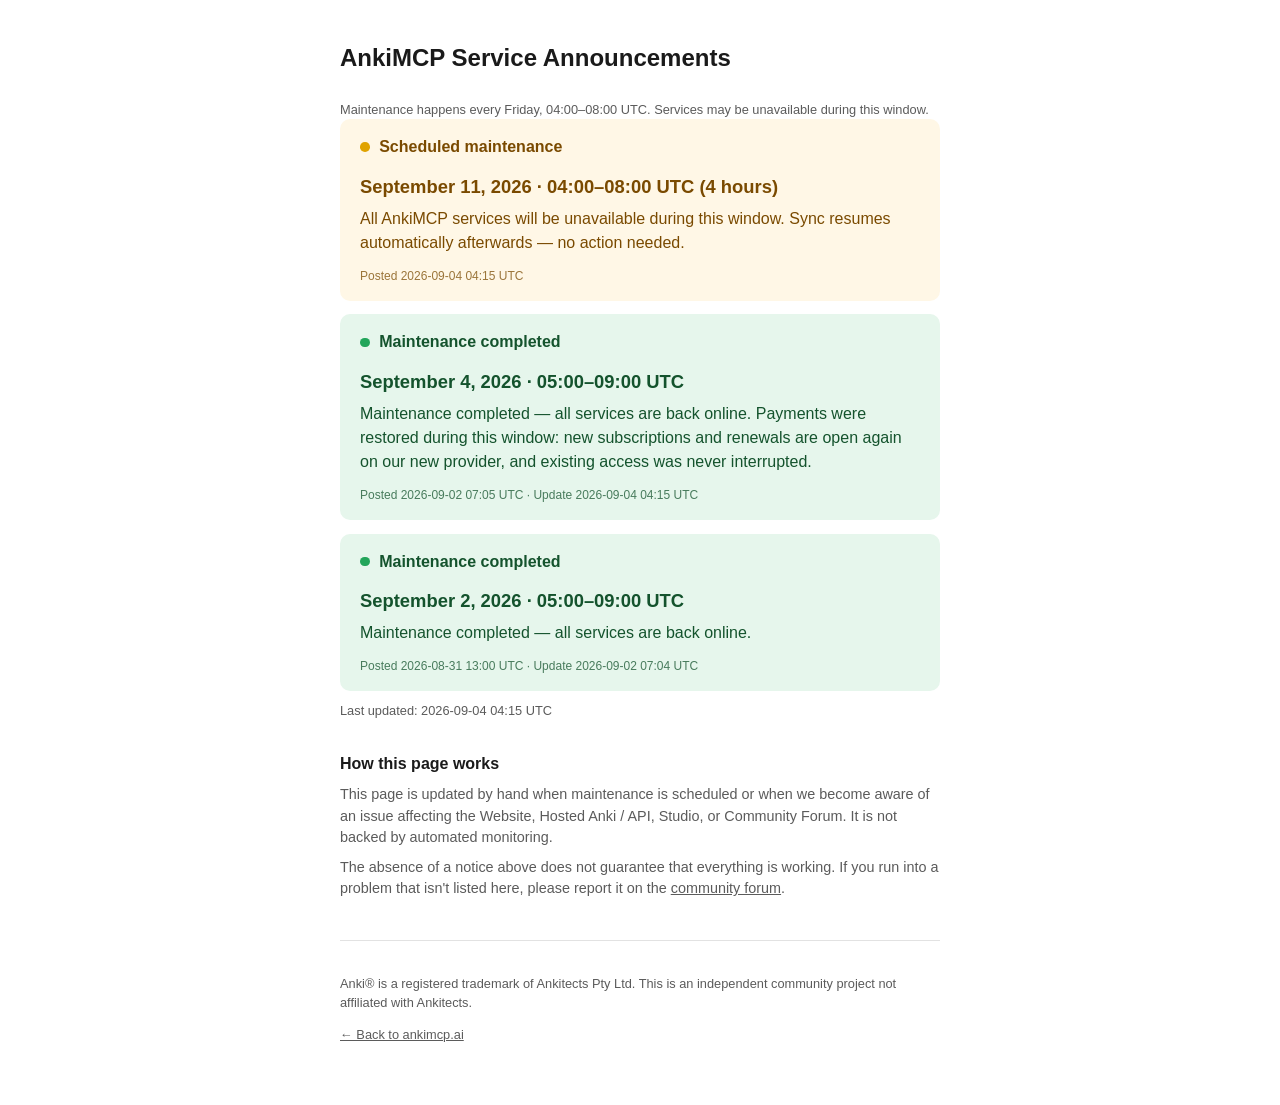
<file: status/index.html>
<!doctype html>
<html lang="en">
<head>
<meta charset="utf-8">
<meta name="viewport" content="width=device-width, initial-scale=1">
<title>AnkiMCP Service Announcements</title>
<meta name="robots" content="noindex">
<style>
  :root {
    color-scheme: light dark;
    --bg: #ffffff;
    --fg: #1a1a1a;
    --muted: #5b5b5b;
    --border: #e2e2e2;
    --ok-bg: #e6f6ec;
    --ok-fg: #14532d;
    --ok-dot: #22a55a;
    --warn-bg: #fff7e6;
    --warn-fg: #7a4a00;
    --warn-dot: #e0a300;
    --bad-bg: #fdecec;
    --bad-fg: #7a1c1c;
    --bad-dot: #d64545;
  }
  @media (prefers-color-scheme: dark) {
    :root {
      --bg: #14161a;
      --fg: #f0f0f0;
      --muted: #a0a0a0;
      --border: #2a2d33;
      --ok-bg: #103c22;
      --ok-fg: #8ce0ac;
      --warn-bg: #3d2f06;
      --warn-fg: #ffd580;
      --bad-bg: #3d1414;
      --bad-fg: #ff9a9a;
    }
  }
  * { box-sizing: border-box; }
  body {
    margin: 0;
    background: var(--bg);
    color: var(--fg);
    font-family: -apple-system, BlinkMacSystemFont, "Segoe UI", Roboto, Helvetica, Arial, sans-serif;
    line-height: 1.5;
  }
  main {
    max-width: 640px;
    margin: 0 auto;
    padding: 2.5rem 1.25rem 3rem;
  }
  h1 {
    font-size: 1.5rem;
    margin: 0 0 1.5rem;
  }
  h2 {
    font-size: 1rem;
    margin: 2rem 0 0.5rem;
  }
  .notice-card {
    padding: 1rem 1.25rem;
    border-radius: 10px;
  }
  .notice-card + .notice-card {
    margin-top: 0.85rem;
  }
  .notice-title {
    display: flex;
    align-items: center;
    gap: 0.6rem;
    margin: 0;
    font-weight: 700;
  }
  .notice-title .dot {
    width: 0.6rem;
    height: 0.6rem;
    border-radius: 50%;
    flex-shrink: 0;
  }
  .notice-window {
    margin: 0.85rem 0 0.4rem;
    font-size: 1.15rem;
    font-weight: 700;
  }
  .notice-body {
    margin: 0 0 0.75rem;
    font-weight: 400;
  }
  .notice-posted {
    margin: 0;
    font-size: 0.75rem;
    opacity: 0.75;
  }
  .last-updated {
    margin: 0.6rem 0 0;
    font-size: 0.8rem;
    color: var(--muted);
  }
  .how-it-works {
    font-size: 0.9rem;
    color: var(--muted);
  }
  .how-it-works p { margin: 0.5rem 0; }
  .how-it-works a { color: inherit; }
  footer {
    margin-top: 2.5rem;
    padding-top: 1.25rem;
    border-top: 1px solid var(--border);
    font-size: 0.8rem;
    color: var(--muted);
  }
  footer a { color: inherit; }
</style>
</head>
<body>
<main>
  <h1>AnkiMCP Service Announcements</h1>
  <p class="last-updated">Maintenance happens every Friday, 04:00–08:00 UTC. Services may be unavailable during this window.</p>

  <!-- ===================== EDIT HERE ===================== -->
  <!--
    This block holds a LIST of notice cards, newest on top. When there's
    something new to announce, add a new card at the top rather than
    replacing what's there; older notices (including resolved/completed
    ones) stay below as history — don't delete them. Always update the
    "Last updated" timestamp below when you edit this block.

    Timestamps: UTC only, always written as "YYYY-MM-DD HH:MM UTC" —
    no local time zones or location names anywhere on this page.

    Components to reference: Website, Hosted Anki / API, Studio,
    Community Forum.

    Template — scheduled maintenance:
    <div class="notice-card" style="background:var(--warn-bg);color:var(--warn-fg)">
      <p class="notice-title">
        <span class="dot" style="background:var(--warn-dot)"></span>
        Scheduled maintenance
      </p>
      <p class="notice-window">September 3, 2026 · 02:00–03:00 UTC (~1 hour)</p>
      <p class="notice-body">
        Hosted Anki / API will be unavailable during this window. Sync
        resumes automatically afterwards — no action needed.
      </p>
      <p class="notice-posted">Posted 2026-09-01 14:00 UTC</p>
    </div>

    Template — incident:
    <div class="notice-card" style="background:var(--bad-bg);color:var(--bad-fg)">
      <p class="notice-title">
        <span class="dot" style="background:var(--bad-dot)"></span>
        Investigating an incident
      </p>
      <p class="notice-window">Hosted Anki / API — sync failures</p>
      <p class="notice-body">
        Sync requests began failing intermittently around 02:10 UTC;
        we're investigating the cause. Next update expected by
        2026-09-03 03:15 UTC.
      </p>
      <p class="notice-posted">Posted 2026-09-03 02:14 UTC · Last update 2026-09-03 02:40 UTC</p>
    </div>

    Resolved variant — once fixed, replace the body and posted lines:
      <p class="notice-body">
        Resolved — sync requests are processing normally again; root
        cause was &lt;summary&gt;.
      </p>
      <p class="notice-posted">Posted 2026-09-03 02:14 UTC · Resolved 2026-09-03 03:05 UTC</p>
  -->
  <div class="notice-card" style="background:var(--warn-bg);color:var(--warn-fg)">
    <p class="notice-title">
      <span class="dot" style="background:var(--warn-dot)"></span>
      Scheduled maintenance
    </p>
    <p class="notice-window">September 11, 2026 · 04:00–08:00 UTC (4 hours)</p>
    <p class="notice-body">
      All AnkiMCP services will be unavailable during this window. Sync
      resumes automatically afterwards — no action needed.
    </p>
    <p class="notice-posted">Posted 2026-09-04 04:15 UTC</p>
  </div>
  <div class="notice-card" style="background:var(--ok-bg);color:var(--ok-fg)">
    <p class="notice-title">
      <span class="dot" style="background:var(--ok-dot)"></span>
      Maintenance completed
    </p>
    <p class="notice-window">September 4, 2026 · 05:00–09:00 UTC</p>
    <p class="notice-body">
      Maintenance completed — all services are back online. Payments were
      restored during this window: new subscriptions and renewals are open
      again on our new provider, and existing access was never interrupted.
    </p>
    <p class="notice-posted">Posted 2026-09-02 07:05 UTC · Update 2026-09-04 04:15 UTC</p>
  </div>
  <div class="notice-card" style="background:var(--ok-bg);color:var(--ok-fg)">
    <p class="notice-title">
      <span class="dot" style="background:var(--ok-dot)"></span>
      Maintenance completed
    </p>
    <p class="notice-window">September 2, 2026 · 05:00–09:00 UTC</p>
    <p class="notice-body">
      Maintenance completed — all services are back online.
    </p>
    <p class="notice-posted">Posted 2026-08-31 13:00 UTC · Update 2026-09-02 07:04 UTC</p>
  </div>
  <p class="last-updated">Last updated: 2026-09-04 04:15 UTC</p>
  <!-- ===================== END EDIT HERE ===================== -->

  <h2>How this page works</h2>
  <div class="how-it-works">
    <p>
      This page is updated by hand when maintenance is scheduled or when
      we become aware of an issue affecting the Website, Hosted Anki /
      API, Studio, or Community Forum. It is not backed by automated
      monitoring.
    </p>
    <p>
      The absence of a notice above does not guarantee that everything is
      working. If you run into a problem that isn't listed here, please
      report it on the <a href="https://forum.ankimcp.ai">community
      forum</a>.
    </p>
  </div>

  <footer>
    <p>Anki® is a registered trademark of Ankitects Pty Ltd. This is an independent community project not affiliated with Ankitects.</p>
    <p><a href="https://ankimcp.ai">&larr; Back to ankimcp.ai</a></p>
  </footer>
</main>
</body>
</html>
</file>
